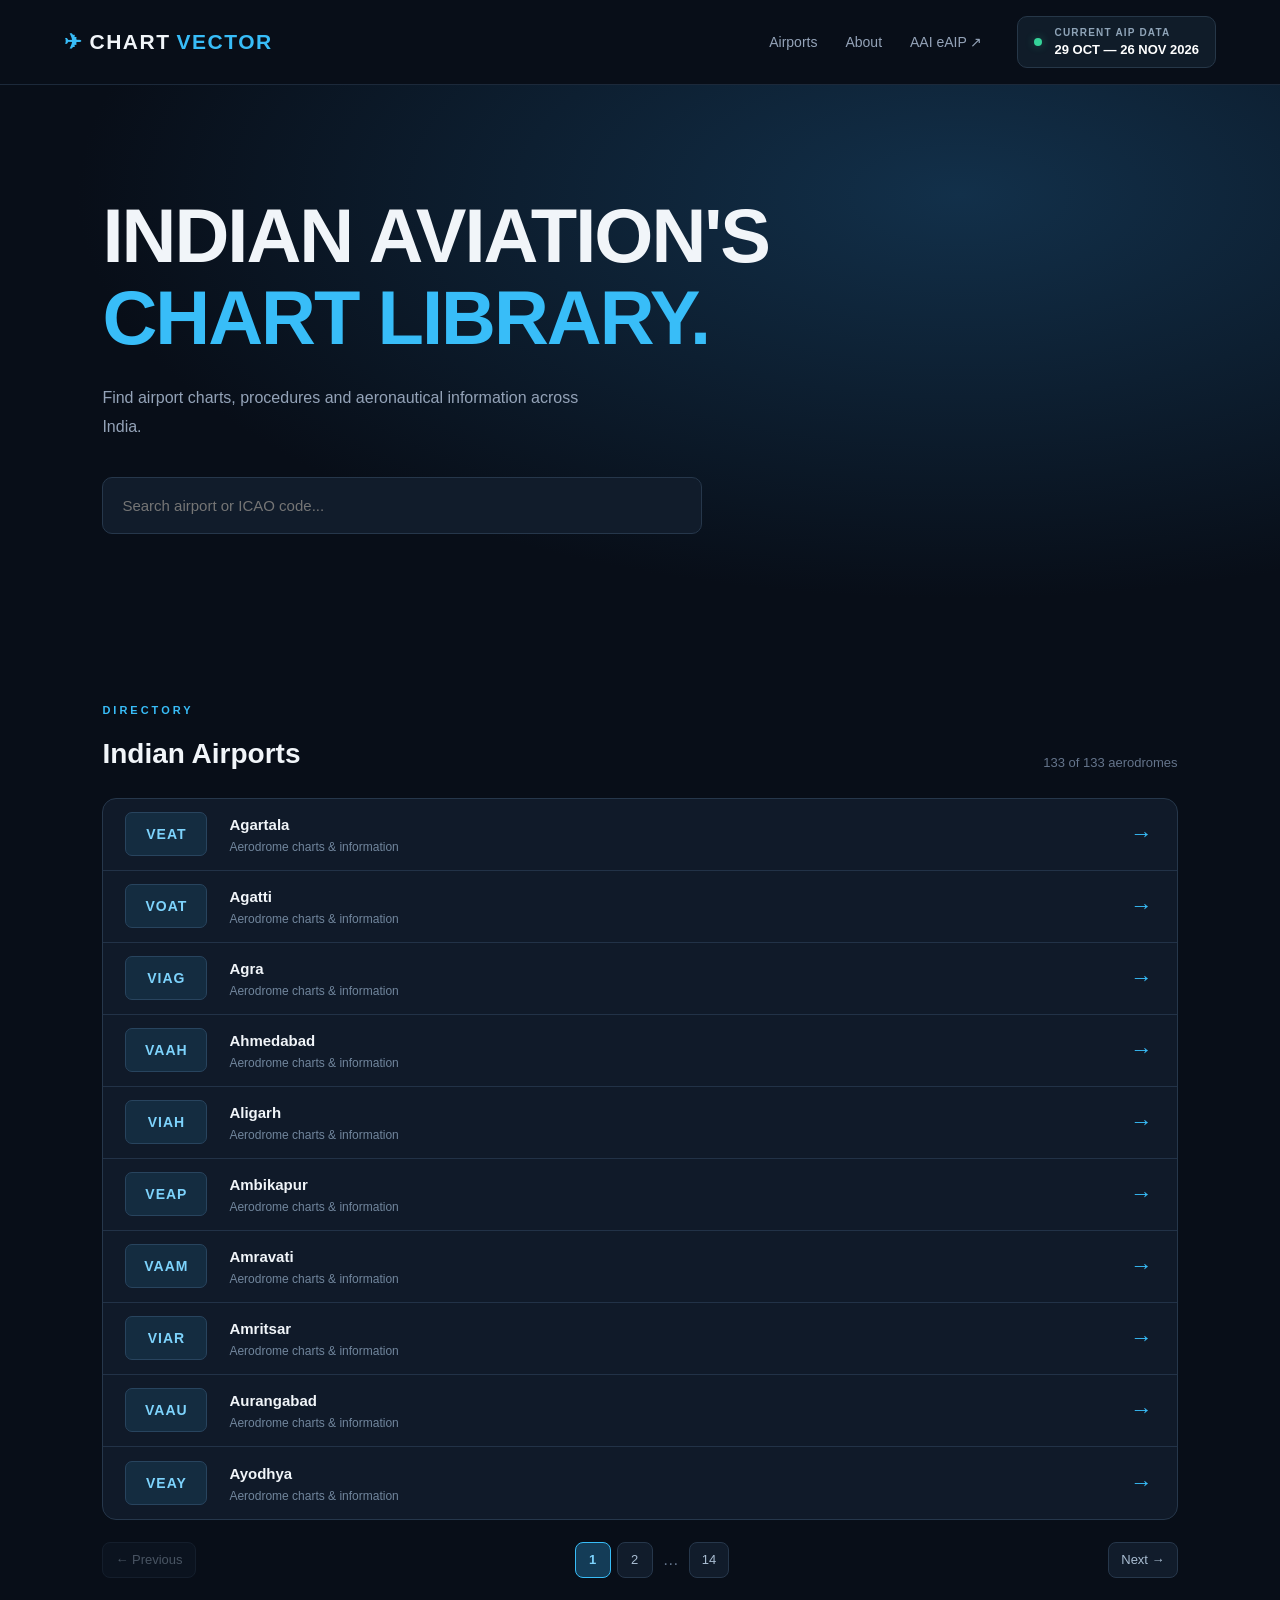
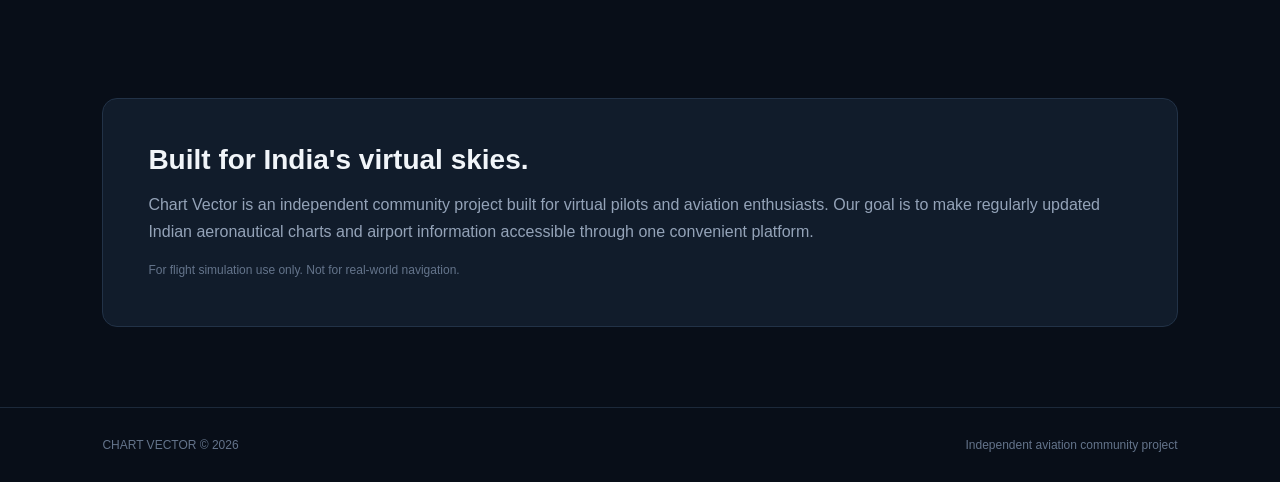
<file: index.html>
<!DOCTYPE html>
<html lang="en">
<head>
    <meta charset="UTF-8">
    <meta name="viewport" content="width=device-width, initial-scale=1.0">
    <title>Chart Vector | Aviation Charts</title>
    <link rel="stylesheet" href="style.css">
</head>

<body>


<header class="home-header">

    <div class="logo">
        <span>✈</span> CHART <b>VECTOR</b>
    </div>

    <div class="header-right">

        <nav class="main-nav">
            <a href="#airports">Airports</a>
            <a href="#about">About</a>
            <a href="https://aim-india.aai.aero/"
               target="_blank"
               rel="noopener noreferrer">
                AAI eAIP ↗
            </a>
        </nav>

        <div class="airac-indicator">
            <span class="airac-dot"></span>

            <div>
                <span class="airac-label">
                    CURRENT AIP DATA
                </span>
                <span class="airac-dates">
                    29 OCT — 26 NOV 2026
                </span>
            </div>
        </div>

    </div>

</header>


<section class="hero">

    <h1>INDIAN AVIATION'S<br>
        <span>CHART LIBRARY.</span>
    </h1>

    <p class="subtitle">
        Find airport charts, procedures and aeronautical
        information across India.
    </p>

    <input
        type="text"
        id="search"
        placeholder="Search airport, ICAO or IATA..."
    >
</section>

<section id="airports" class="airports">

    <div class="section-heading">
        <div>
            <p class="tag">DIRECTORY</p>
            <h2>Indian Airports</h2>
        </div>

        <span id="airport-count"></span>
    </div>

    <div id="airport-list" class="airport-grid"></div>

</section>

<section id="about" class="about">
    <h2>Built for India's virtual skies.</h2>
    <p>
    Chart Vector is an independent community project built
    for virtual pilots and aviation enthusiasts. Our goal is to make regularly updated Indian
    aeronautical charts and airport information accessible
    through one convenient platform.
    </p>
    <p class="disclaimer">
        For flight simulation use only. Not for real-world navigation.
    </p>
</section>

<footer>
    CHART VECTOR © 2026
    <span>Independent aviation community project</span>
</footer>

<script src="script.js"></script>

</body>
</html>
</file>
<file: style.css>
/* ==========================================
   GLOBAL
========================================== */

* {
    margin: 0;
    padding: 0;
    box-sizing: border-box;
}

html {
    scroll-behavior: smooth;
}

body {
    background: #080e18;
    color: #f1f5f9;
    font-family: Arial, sans-serif;
}

/* ==========================================
   HOMEPAGE HEADER
========================================== */

.home-header {
    min-height: 85px;
    padding: 15px 5%;

    display: flex;
    align-items: center;
    justify-content: space-between;
    gap: 30px;

    background: #080e18;
    border-bottom: 1px solid #1c293a;
}

/* Logo */

.logo {
    display: flex;
    align-items: center;
    gap: 6px;

    font-size: 21px;
    font-weight: 800;
    letter-spacing: 1.5px;
    white-space: nowrap;
    flex-shrink: 0;
}

.logo span,
.logo b {
    color: #38bdf8;
}

/* Right side */

.header-right {
    display: flex;
    align-items: center;
    justify-content: flex-end;
    gap: 35px;
    margin-left: auto;
    min-width: 0;
}

/* Navigation */

.main-nav {
    display: flex;
    align-items: center;
    gap: 28px;
    flex-shrink: 0;
}

.main-nav a {
    color: #94a3b8;
    text-decoration: none;
    font-size: 14px;
    white-space: nowrap;
    transition: color 0.2s ease;
}

.main-nav a:hover {
    color: #38bdf8;
}

/* ==========================================
   CURRENT AIP DATA
========================================== */

.airac-indicator {
    display: flex;
    align-items: center;
    gap: 12px;

    padding: 10px 16px;

    border: 1px solid #263748;
    border-radius: 10px;
    background: #101c29;

    flex-shrink: 0;
}

.airac-dot {
    width: 8px;
    height: 8px;
    border-radius: 50%;

    background: #35d399;
    box-shadow: 0 0 10px #35d39955;

    flex-shrink: 0;
}

.airac-indicator > div {
    display: flex;
    flex-direction: column;
    gap: 4px;
}

.airac-label {
    font-size: 10px;
    font-weight: 700;
    letter-spacing: 1.2px;
    color: #8fa4b8;
}

.airac-dates {
    font-size: 13px;
    font-weight: 600;
    color: #ffffff;
    white-space: nowrap;
}

/* ==========================================
   HERO SECTION
========================================== */

.hero {
    padding: 110px 8% 100px;

    background: radial-gradient(
        ellipse at 75% 20%,
        #12304a 0%,
        #080e18 65%
    );
}

.tag {
    color: #38bdf8;
    font-size: 11px;
    letter-spacing: 3px;
    font-weight: bold;
    margin-bottom: 22px;
}

h1 {
    font-size: clamp(42px, 7vw, 76px);
    line-height: 1.08;
    letter-spacing: -2px;
}

h1 span {
    color: #38bdf8;
}

.subtitle {
    margin-top: 25px;
    color: #94a3b8;
    line-height: 1.8;
    max-width: 480px;
}

/* ==========================================
   SEARCH
========================================== */

#search {
    margin-top: 35px;
    width: 100%;
    max-width: 600px;
    padding: 19px;

    border: 1px solid #26374b;
    border-radius: 10px;

    background: #111c2b;
    color: white;
    font-size: 15px;
    outline: none;
}

#search:focus {
    border-color: #38bdf8;
}

/* ==========================================
   AIRPORT DIRECTORY
========================================== */

.airports {
    padding: 75px 8%;
}

.section-heading {
    display: flex;
    justify-content: space-between;
    align-items: flex-end;
    gap: 20px;
    margin-bottom: 35px;
}

h2 {
    font-size: 28px;
}

#airport-count {
    color: #64748b;
    font-size: 13px;
}

/* Airport grid */

.airport-grid {
    display: grid;
    grid-template-columns: repeat(
        auto-fit,
        minmax(240px, 1fr)
    );
    gap: 18px;
}

/* Airport cards */

.airport-card {
    background: #111c2b;
    border: 1px solid #223247;
    border-radius: 12px;

    padding: 25px;
    transition: 0.2s ease;
}

.airport-card:hover {
    border-color: #38bdf8;
    transform: translateY(-4px);
}

.icao {
    font-size: 26px;
    font-weight: bold;
    letter-spacing: 2px;
}

.iata {
    color: #38bdf8;
    font-size: 12px;
    margin-top: 5px;
}

.airport-name {
    margin-top: 25px;
    font-size: 15px;
    font-weight: bold;
}

.city {
    color: #64748b;
    font-size: 13px;
    margin-top: 8px;
}

.source {
    display: inline-block;
    margin-top: 25px;
    color: #38bdf8;
    font-size: 12px;
    text-decoration: none;
}

.source:hover {
    text-decoration: underline;
}

/* ==========================================
   ABOUT
========================================== */

.about {
    margin: 30px 8% 80px;
    padding: 45px;

    background: #111c2b;
    border: 1px solid #223247;
    border-radius: 15px;
}

.about p {
    margin-top: 15px;
    color: #94a3b8;
    line-height: 1.7;
}

.about .disclaimer {
    font-size: 12px;
    color: #64748b;
}

/* ==========================================
   FOOTER
========================================== */

footer {
    padding: 30px 8%;
    border-top: 1px solid #1c293a;

    color: #64748b;
    font-size: 12px;

    display: flex;
    justify-content: space-between;
    gap: 15px;
}

/* ==========================================
   TABLET
========================================== */

@media (max-width: 1100px) {

    .home-header {
        flex-wrap: wrap;
        gap: 18px;
    }

    .header-right {
        gap: 20px;
    }

    .main-nav {
        gap: 18px;
    }
}

/* ==========================================
   MOBILE
========================================== */

@media (max-width: 750px) {

    .home-header {
        padding: 18px 5%;
        flex-direction: column;
        align-items: flex-start;
        gap: 20px;
    }

    .logo {
        font-size: 20px;
    }

    .header-right {
        width: 100%;
        margin-left: 0;

        flex-direction: column;
        align-items: flex-start;
        gap: 16px;
    }

    .main-nav {
        width: 100%;
        flex-wrap: wrap;
        gap: 20px;
    }

    .main-nav a {
        font-size: 13px;
    }

    .airac-indicator {
        margin-left: 0;
    }

    .hero {
        padding: 75px 5%;
    }

    .airports {
        padding: 60px 5%;
    }

    .about {
        margin-left: 5%;
        margin-right: 5%;
        padding: 25px;
    }

    footer {
        flex-direction: column;
    }
}

/* ==========================================
   CHART VECTOR - MODERN AIRPORT DIRECTORY
========================================== */

.airports {
    padding: 70px 8% 90px;
}

.section-heading {
    margin-bottom: 28px;
}

/* Replace old grid with full-width list */

.airport-grid {
    display: flex;
    flex-direction: column;
    gap: 0;

    width: 100%;
    overflow: hidden;

    background: #101a29;
    border: 1px solid #26374b;
    border-radius: 14px;
}

/* Individual airport row */

.airport-row {
    display: flex;
    align-items: center;
    gap: 22px;

    min-height: 86px;
    padding: 18px 25px;

    color: #f1f5f9;
    text-decoration: none;

    border-bottom: 1px solid #223247;
    transition:
        background 0.18s ease,
        padding 0.18s ease;
}

.airport-row:last-child {
    border-bottom: none;
}

.airport-row:hover {
    background: #17283c;
    padding-left: 31px;
}

.airport-row:focus-visible {
    outline: 2px solid #38bdf8;
    outline-offset: -2px;
}

/* ICAO code */

.directory-icao {
    display: flex;
    align-items: center;
    justify-content: center;

    width: 82px;
    min-width: 82px;
    height: 44px;

    background: #142c40;
    border: 1px solid #28445e;
    border-radius: 8px;

    color: #7dd3fc;
    font-size: 15px;
    font-weight: 700;
    letter-spacing: 1px;
}

/* Airport name */

.directory-details {
    display: flex;
    flex-direction: column;
    gap: 7px;

    flex: 1;
    min-width: 0;
}

.directory-name {
    color: #f1f5f9;
    font-size: 15px;
    font-weight: 600;
    line-height: 1.4;
}

.directory-subtitle {
    color: #71869d;
    font-size: 12px;
    line-height: 1.4;
}

/* Right side action */

.directory-action {
    color: #849bb3;
    font-size: 12px;
    font-weight: 500;
    white-space: nowrap;
}

.directory-arrow {
    display: flex;
    align-items: center;
    justify-content: center;

    width: 34px;
    height: 34px;
    flex-shrink: 0;

    color: #38bdf8;
    font-size: 22px;

    transition: transform 0.18s ease;
}

.airport-row:hover .directory-arrow {
    transform: translateX(5px);
}

/* Empty search results */

.directory-empty {
    padding: 45px 20px;
    text-align: center;
    color: #94a3b8;
    font-size: 14px;
}

/* ==========================================
   TABLET
========================================== */

@media (max-width: 900px) {
    .airport-row {
        gap: 16px;
        padding: 16px 20px;
    }

    .directory-icao {
        width: 70px;
        min-width: 70px;
    }
}

/* ==========================================
   MOBILE
========================================== */

@media (max-width: 600px) {
    .airports {
        padding: 55px 5%;
    }

    .airport-row {
        gap: 12px;
        min-height: 76px;
        padding: 14px;
    }

    .airport-row:hover {
        padding-left: 14px;
    }

    .directory-icao {
        width: 62px;
        min-width: 62px;
        height: 40px;
        font-size: 13px;
    }

    .directory-name {
        font-size: 14px;
    }

    .directory-subtitle {
        font-size: 11px;
    }

    .directory-action {
        display: none;
    }

    .directory-arrow {
        width: 22px;
        font-size: 19px;
    }

    .section-heading {
        align-items: flex-start;
        flex-direction: column;
        gap: 10px;
    }
}

/* ==========================================
   CHART VECTOR - PAGINATED AIRPORT DIRECTORY
========================================== */

.airport-grid {
    display: flex;
    flex-direction: column;
    gap: 0;
    background: #101a29;
    border: 1px solid #26374b;
    border-radius: 14px;
    overflow: hidden;
}

.airport-row {
    display: grid;
    grid-template-columns: 84px minmax(0, 1fr) 30px;
    align-items: center;
    gap: 20px;
    min-height: 72px;
    padding: 12px 22px;
    color: #f1f5f9;
    text-decoration: none;
    border-bottom: 1px solid #223247;
    transition: background 0.2s;
}

.airport-row:last-child {
    border-bottom: 0;
}

.airport-row:hover {
    background: #17283c;
}

.airport-row:focus-visible,
.page-button:focus-visible {
    outline: 2px solid #38bdf8;
    outline-offset: -2px;
}

.directory-icao {
    display: flex;
    justify-content: center;
    align-items: center;
    min-height: 38px;
    border: 1px solid #28445e;
    background: #142c40;
    border-radius: 7px;
    color: #7dd3fc;
    font-size: 14px;
    font-weight: 700;
    letter-spacing: 1px;
}

.directory-details {
    display: flex;
    flex-direction: column;
    gap: 5px;
    min-width: 0;
}

.directory-name {
    font-size: 15px;
    font-weight: 600;
}

.directory-caption {
    color: #71869d;
    font-size: 12px;
}

.directory-arrow {
    color: #38bdf8;
    font-size: 22px;
    text-align: center;
    transition: transform 0.2s;
}

.airport-row:hover .directory-arrow {
    transform: translateX(4px);
}

.directory-empty {
    padding: 36px 20px;
    text-align: center;
    color: #94a3b8;
}

/* Pagination */

.directory-pagination {
    display: flex;
    justify-content: space-between;
    align-items: center;
    gap: 12px;
    margin-top: 22px;
}

.page-numbers {
    display: flex;
    align-items: center;
    gap: 6px;
    flex-wrap: wrap;
    justify-content: center;
}

.page-button {
    min-width: 36px;
    min-height: 36px;
    padding: 8px 12px;
    background: #111c2b;
    color: #a9bdd2;
    border: 1px solid #26374b;
    border-radius: 8px;
    cursor: pointer;
    font: inherit;
    font-size: 13px;
    transition: background 0.2s, border-color 0.2s;
}

.page-button:hover:not(:disabled) {
    background: #1a3046;
    border-color: #38bdf8;
    color: white;
}

.page-button.active {
    background: #143c57;
    border-color: #38bdf8;
    color: #7dd3fc;
    font-weight: 700;
}

.page-button:disabled {
    opacity: 0.4;
    cursor: not-allowed;
}

.page-ellipsis {
    color: #64748b;
    padding: 0 4px;
}

/* Mobile */

@media (max-width: 600px) {
    .airport-row {
        grid-template-columns: 64px minmax(0, 1fr) 20px;
        gap: 12px;
        padding: 12px;
        min-height: 66px;
    }

    .directory-icao {
        font-size: 12px;
    }

    .directory-name {
        font-size: 14px;
    }

    .directory-caption {
        font-size: 11px;
    }

    .directory-pagination {
        gap: 6px;
    }

    .page-button {
        padding: 7px 9px;
        min-width: 32px;
        font-size: 12px;
    }

    .page-numbers {
        gap: 3px;
    }
}
</file>
